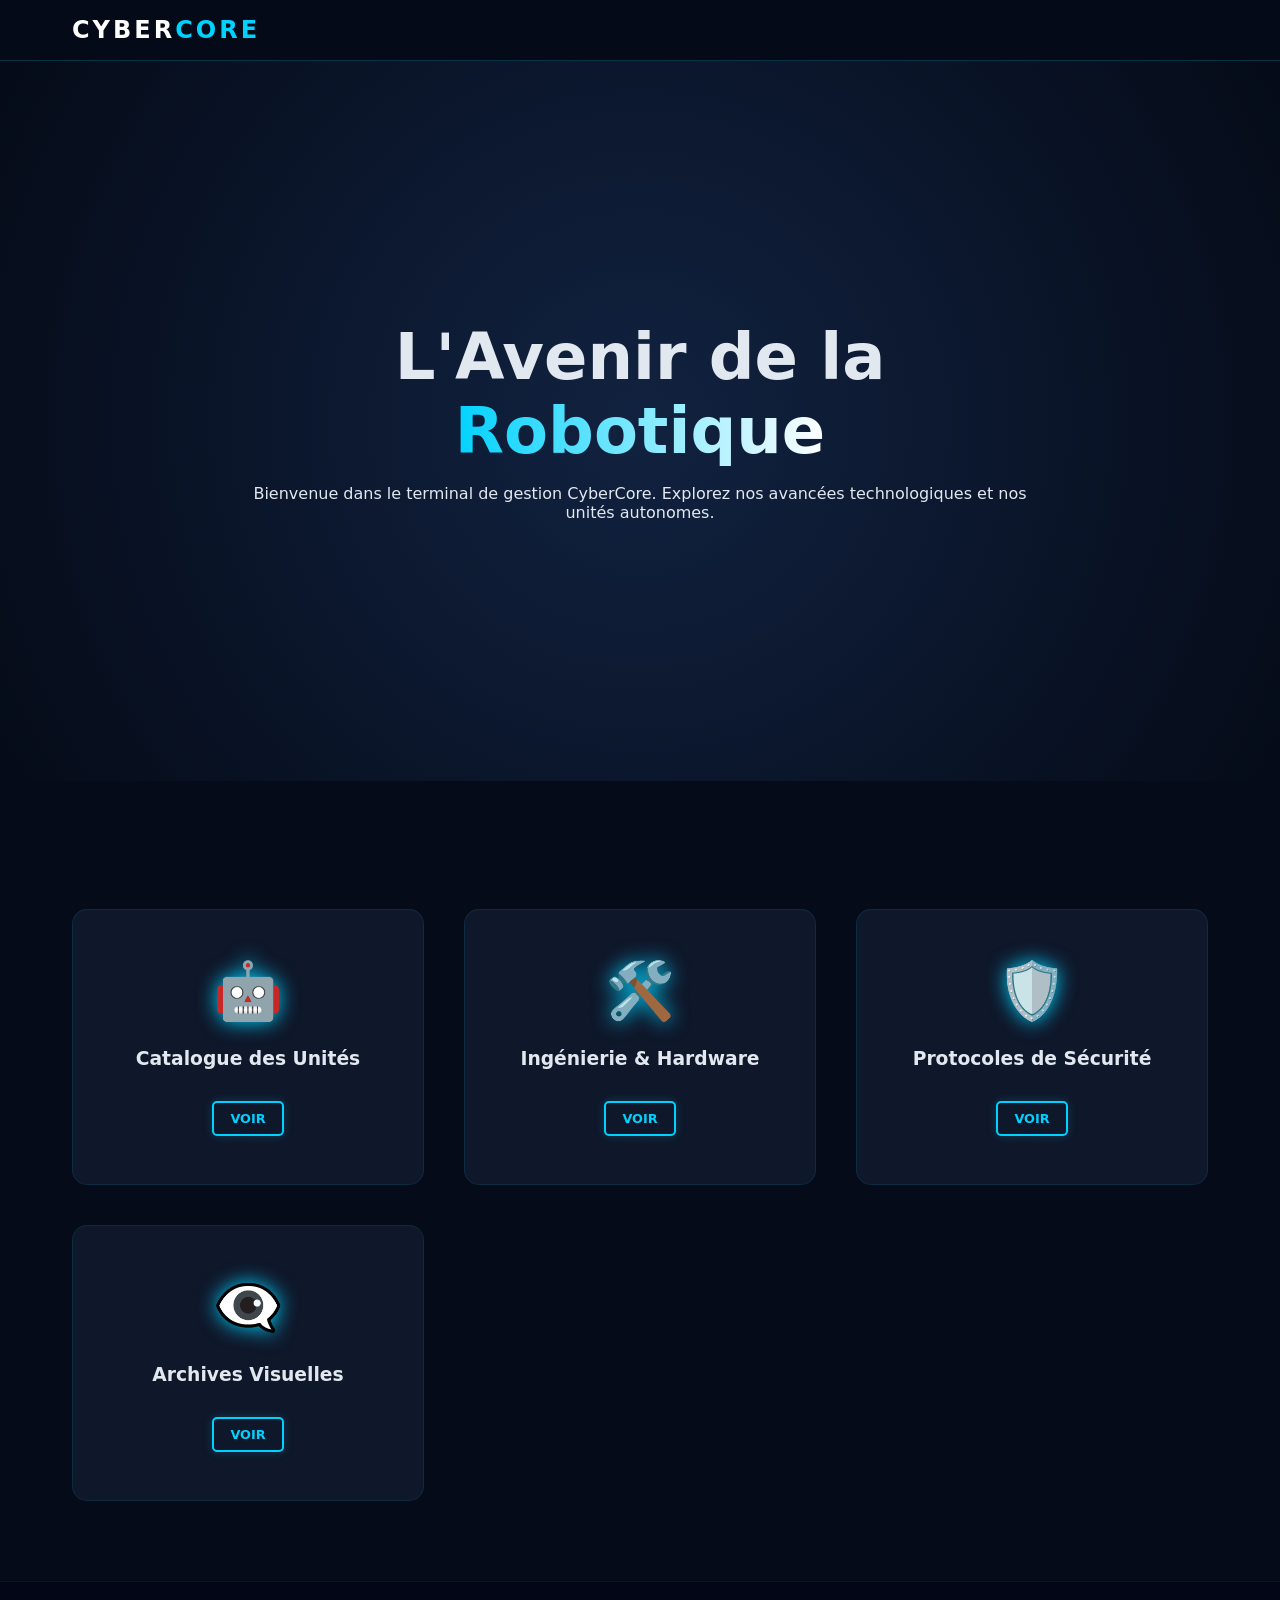
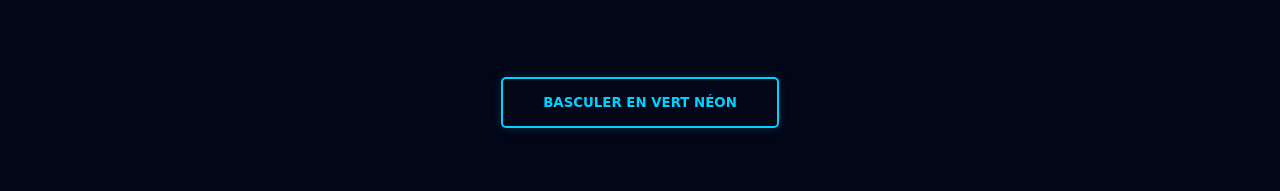
<file: index.html>
<!DOCTYPE html>
<html lang="fr">
<head>
    <meta charset="UTF-8">
    <meta name="viewport" content="width=device-width, initial-scale=1.0">
    <title>CyberCore - Accueil Système</title>
    <link rel="stylesheet" href="style.css">
</head>
<body>

    <header>
        <nav class="navbar">
            <div class="logo">CYBER<span>CORE</span></div>
            
        </nav>

       
    </header>

   

    <section id="accueil" class="hero">
        <div class="hero-content fade-in">
            <h1>L'Avenir de la <span>Robotique</span></h1>
            <p>Bienvenue dans le terminal de gestion CyberCore. Explorez nos avancées technologiques et nos unités autonomes.</p>
            
           
           
        </div>
    </section>

    <section id="features" class="container">
        <h2 class="section-title"></h2>
        <div class="cards-grid">
            
           
            <div class="card reveal">
    <div class="icon">🤖</div>
    <h3>Catalogue des Unités</h3>

    <a href="page1.html" 
       class="btn-glow" 
       style="padding: 0.5rem 1rem; font-size: 0.8rem;">
       Voir 
    </a>
</div>

            
            <div class="card reveal">
                <div class="icon">🛠️</div>
                <h3>Ingénierie & Hardware</h3>
                
                <a href="./page2.html" class="btn-glow" style="padding: 0.5rem 1rem; font-size: 0.8rem;">Voir</a>
            </div>

           
            <div class="card reveal">
                <div class="icon">🛡️</div>
                <h3>Protocoles de Sécurité</h3>
                
                <a href="./page3.html" class="btn-glow" style="padding: 0.5rem 1rem; font-size: 0.8rem;">Voir</a>
            </div>
            <div class="card reveal">
                <div class="icon">👁️‍🗨️</div>
                <h3>Archives Visuelles</h3>
                
                <a href="./page4.html" class="btn-glow" style="padding: 0.5rem 1rem; font-size: 0.8rem;">Voir</a>
            </div>

        </div>
    </section>

    <footer>
         <div class="center-container">
    <button id="theme-toggle" class="btn-glow">BASCULER EN VERT NÉON</button>
</div>
       
    </footer>

    <script src="script.js"></script>
    

</body>
 
</html>
</file>
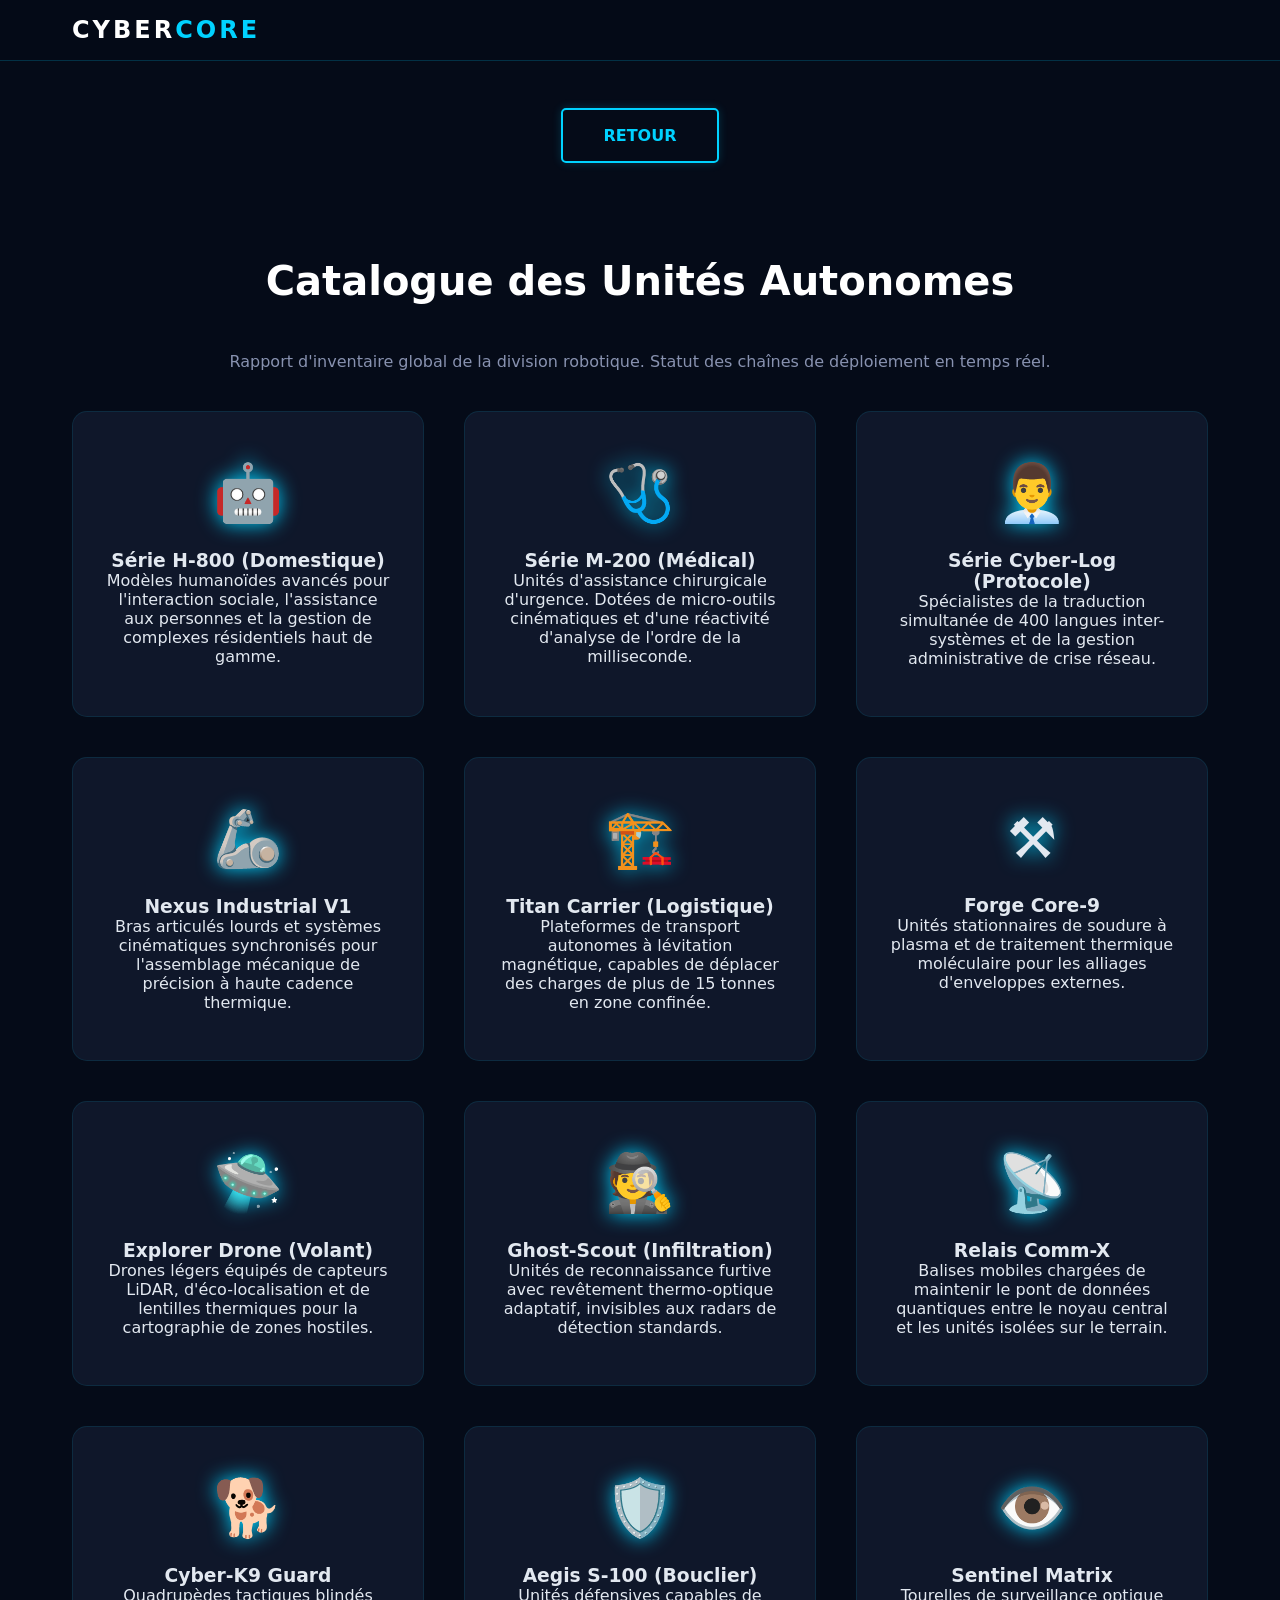
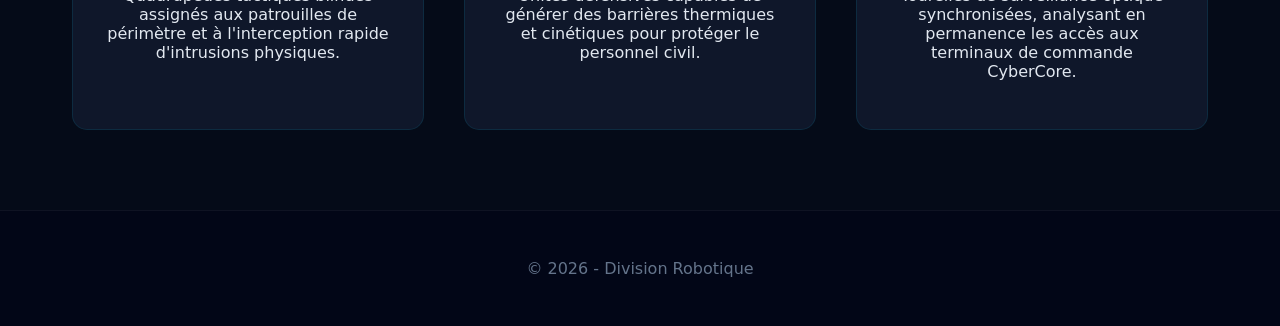
<file: page1.html>
<!DOCTYPE html>
<html lang="fr">
<head>
    <meta charset="UTF-8">
    <meta name="viewport" content="width=device-width, initial-scale=1.0">
    <title>Unités - CyberCore</title>
    <link rel="stylesheet" href="style.css">
</head>
<body>
    
    <header>
        <nav class="navbar">
            <div class="logo">CYBER<span>CORE</span></div>
        </nav>
    </header>

    <div class="center-container">
        <a href="index.html#features" class="btn-glow">RETOUR</a>
    </div>

    <section class="container fade-in">
        <h2 class="section-title">Catalogue des Unités Autonomes</h2>
        <p style="text-align: center; color: #8892b0; margin-bottom: 40px;">Rapport d'inventaire global de la division robotique. Statut des chaînes de déploiement en temps réel.</p>

        <div class="cards-grid">
            
            <div class="card">
                <div class="icon">🤖</div>
                <h3>Série H-800 (Domestique)</h3>
                <p>Modèles humanoïdes avancés pour l'interaction sociale, l'assistance aux personnes et la gestion de complexes résidentiels haut de gamme.</p>
            </div>
            
            <div class="card">
                <div class="icon">🩺</div>
                <h3>Série M-200 (Médical)</h3>
                <p>Unités d'assistance chirurgicale d'urgence. Dotées de micro-outils cinématiques et d'une réactivité d'analyse de l'ordre de la milliseconde.</p>
            </div>

            <div class="card">
                <div class="icon">👨‍💼</div>
                <h3>Série Cyber-Log (Protocole)</h3>
                <p>Spécialistes de la traduction simultanée de 400 langues inter-systèmes et de la gestion administrative de crise réseau.</p>
            </div>

            <div class="card">
                <div class="icon">🦾</div>
                <h3>Nexus Industrial V1</h3>
                <p>Bras articulés lourds et systèmes cinématiques synchronisés pour l'assemblage mécanique de précision à haute cadence thermique.</p>
            </div>

            <div class="card">
                <div class="icon">🏗️</div>
                <h3>Titan Carrier (Logistique)</h3>
                <p>Plateformes de transport autonomes à lévitation magnétique, capables de déplacer des charges de plus de 15 tonnes en zone confinée.</p>
            </div>

            <div class="card">
                <div class="icon">⚒️</div>
                <h3>Forge Core-9</h3>
                <p>Unités stationnaires de soudure à plasma et de traitement thermique moléculaire pour les alliages d'enveloppes externes.</p>
            </div>

            <div class="card">
                <div class="icon">🛸</div>
                <h3>Explorer Drone (Volant)</h3>
                <p>Drones légers équipés de capteurs LiDAR, d'éco-localisation et de lentilles thermiques pour la cartographie de zones hostiles.</p>
            </div>

            <div class="card">
                <div class="icon">🕵️</div>
                <h3>Ghost-Scout (Infiltration)</h3>
                <p>Unités de reconnaissance furtive avec revêtement thermo-optique adaptatif, invisibles aux radars de détection standards.</p>
            </div>

            <div class="card">
                <div class="icon">📡</div>
                <h3>Relais Comm-X</h3>
                <p>Balises mobiles chargées de maintenir le pont de données quantiques entre le noyau central et les unités isolées sur le terrain.</p>
            </div>

            <div class="card">
                <div class="icon">🐕</div>
                <h3>Cyber-K9 Guard</h3>
                <p>Quadrupèdes tactiques blindés assignés aux patrouilles de périmètre et à l'interception rapide d'intrusions physiques.</p>
            </div>

            <div class="card">
                <div class="icon">🛡️</div>
                <h3>Aegis S-100 (Bouclier)</h3>
                <p>Unités défensives capables de générer des barrières thermiques et cinétiques pour protéger le personnel civil.</p>
            </div>

            <div class="card">
                <div class="icon">👁️</div>
                <h3>Sentinel Matrix</h3>
                <p>Tourelles de surveillance optique synchronisées, analysant en permanence les accès aux terminaux de commande CyberCore.</p>
            </div>

        </div>
    </section>

    <footer>
        <p>&copy; 2026 - Division Robotique</p>
    </footer>
    
    <script src="script.js"></script>
</body>
</html>
</file>
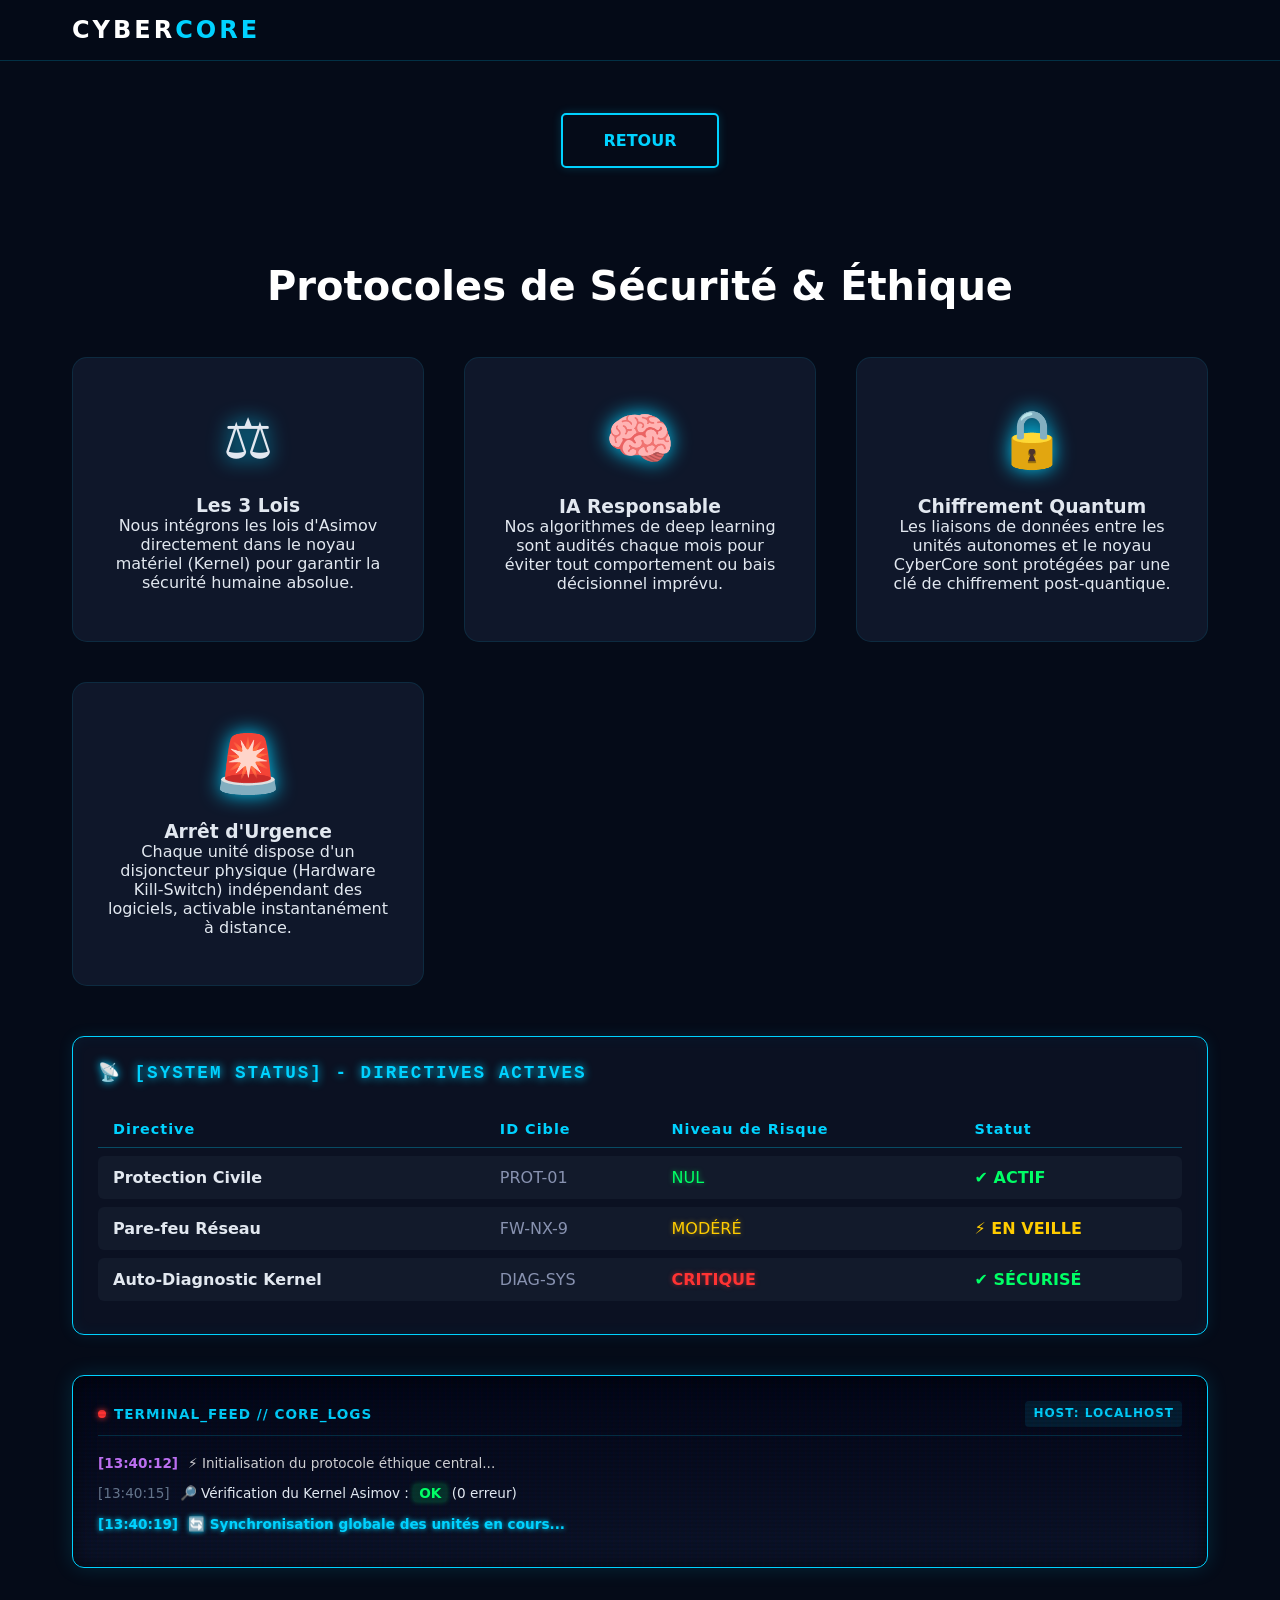
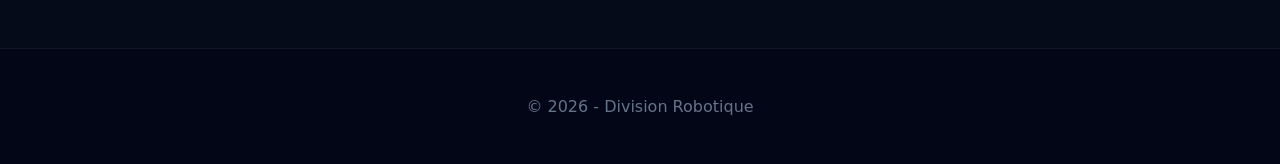
<file: page2.html>
<!DOCTYPE html>
<html lang="fr">
<head>
    <meta charset="UTF-8">
    <meta name="viewport" content="width=device-width, initial-scale=1.0">
    <title>Éthique - CyberCore</title>
    <link rel="stylesheet" href="style.css">
</head>
<body>
    <header>
        <nav class="navbar">
            <div class="logo">CYBER<span>CORE</span></div>
        </nav>
    </header>

    <div class="center-container" style="margin-top: 20px; display: flex; justify-content: center; align-items: center; margin-bottom: 15px; height: auto; padding: 0;">
        <a href="index.html#features" class="btn-glow">RETOUR</a>
    </div>

    <section class="container fade-in">
        <h2 class="section-title">Protocoles de Sécurité & Éthique</h2>
        
        <div class="cards-grid">
            <div class="card">
                <div class="icon">⚖️</div>
                <h3>Les 3 Lois</h3>
                <p>Nous intégrons les lois d'Asimov directement dans le noyau matériel (Kernel) pour garantir la sécurité humaine absolue.</p>
            </div>
            
            <div class="card">
                <div class="icon">🧠</div>
                <h3>IA Responsable</h3>
                <p>Nos algorithmes de deep learning sont audités chaque mois pour éviter tout comportement ou bais décisionnel imprévu.</p>
            </div>

            <div class="card">
                <div class="icon">🔒</div>
                <h3>Chiffrement Quantum</h3>
                <p>Les liaisons de données entre les unités autonomes et le noyau CyberCore sont protégées par une clé de chiffrement post-quantique.</p>
            </div>

            <div class="card">
                <div class="icon">🚨</div>
                <h3>Arrêt d'Urgence</h3>
                <p>Chaque unité dispose d'un disjoncteur physique (Hardware Kill-Switch) indépendant des logiciels, activable instantanément à distance.</p>
            </div>
        </div>

        <div style="margin-top: 50px; background: rgba(15, 23, 42, 0.6); padding: 25px; border-radius: 12px; border: 1px solid var(--primary-color); box-shadow: 0 0 15px rgba(0, 210, 255, 0.1), inset 0 0 15px rgba(0, 210, 255, 0.05); backdrop-filter: blur(8px);">
            <h3 style="color: var(--primary-color); margin-bottom: 20px; font-family: 'Courier New', Courier, monospace; font-size: 1.1rem; letter-spacing: 2px; text-shadow: 0 0 8px var(--primary-color);">
                📡 [SYSTEM STATUS] - DIRECTIVES ACTIVES
            </h3>
            <table style="width: 100%; border-collapse: separate; border-spacing: 0 8px; text-align: left; font-family: 'Courier New', Courier, monospace; color: #e2e8f0;">
                <thead>
                    <tr style="color: var(--primary-color); font-size: 0.9rem; letter-spacing: 1px;">
                        <th style="padding: 10px 15px; border-bottom: 1px solid rgba(0, 210, 255, 0.3);">Directive</th>
                        <th style="padding: 10px 15px; border-bottom: 1px solid rgba(0, 210, 255, 0.3);">ID Cible</th>
                        <th style="padding: 10px 15px; border-bottom: 1px solid rgba(0, 210, 255, 0.3);">Niveau de Risque</th>
                        <th style="padding: 10px 15px; border-bottom: 1px solid rgba(0, 210, 255, 0.3);">Statut</th>
                    </tr>
                </thead>
                <tbody>
                    <tr style="background: rgba(30, 41, 59, 0.4);">
                        <td style="padding: 12px 15px; border-radius: 6px 0 0 6px; font-weight: bold;">Protection Civile</td>
                        <td style="padding: 12px 15px; color: #8892b0;">PROT-01</td>
                        <td style="padding: 12px 15px; color: #00ff66; text-shadow: 0 0 5px rgba(0,255,102,0.5);">NUL</td>
                        <td style="padding: 12px 15px; border-radius: 0 6px 6px 0; color: #00ff66; font-weight: bold;">✔ ACTIF</td>
                    </tr>
                    <tr style="background: rgba(30, 41, 59, 0.4);">
                        <td style="padding: 12px 15px; border-radius: 6px 0 0 6px; font-weight: bold;">Pare-feu Réseau</td>
                        <td style="padding: 12px 15px; color: #8892b0;">FW-NX-9</td>
                        <td style="padding: 12px 15px; color: #ffcc00; text-shadow: 0 0 5px rgba(255,204,0,0.5);">MODÉRÉ</td>
                        <td style="padding: 12px 15px; border-radius: 0 6px 6px 0; color: #ffcc00; font-weight: bold;">⚡ EN VEILLE</td>
                    </tr>
                    <tr style="background: rgba(30, 41, 59, 0.4);">
                        <td style="padding: 12px 15px; border-radius: 6px 0 0 6px; font-weight: bold;">Auto-Diagnostic Kernel</td>
                        <td style="padding: 12px 15px; color: #8892b0;">DIAG-SYS</td>
                        <td style="padding: 12px 15px; color: #ff3333; text-shadow: 0 0 5px rgba(255,51,51,0.5); font-weight: bold;">CRITIQUE</td>
                        <td style="padding: 12px 15px; border-radius: 0 6px 6px 0; color: #00ff66; font-weight: bold;">✔ SÉCURISÉ</td>
                    </tr>
                </tbody>
            </table>
        </div>

        <div style="margin-top: 40px; background: linear-gradient(180deg, #020617 0%, #0b1329 100%); padding: 25px; border-radius: 12px; border: 1px solid var(--primary-color); font-family: 'Consolas', 'Courier New', monospace; font-size: 0.85rem; line-height: 1.8; box-shadow: 0 0 20px rgba(0, 210, 255, 0.15), inset 0 0 20px rgba(0, 0, 0, 0.6); position: relative; overflow: hidden;">
            
            <div style="position: absolute; top: 0; left: 0; width: 100%; height: 100%; background: linear-gradient(rgba(18, 16, 16, 0) 50%, rgba(0, 0, 0, 0.25) 50%), linear-gradient(90deg, rgba(255, 0, 0, 0.06), rgba(0, 255, 0, 0.02), rgba(0, 0, 255, 0.06)); background-size: 100% 4px, 6px 100%; pointer-events: none; opacity: 0.4;"></div>

            <div style="display: flex; justify-content: space-between; align-items: center; color: var(--primary-color); margin-bottom: 15px; border-bottom: 1px solid rgba(0, 210, 255, 0.2); padding-bottom: 8px; font-weight: bold; letter-spacing: 1px;">
                <div style="display: flex; align-items: center; gap: 8px;">
                    <span style="width: 8px; height: 8px; background: #ff3333; border-radius: 50%; box-shadow: 0 0 6px #ff3333;"></span>
                    <span>TERMINAL_FEED // CORE_LOGS</span>
                </div>
                <span style="background: rgba(0, 210, 255, 0.1); padding: 2px 8px; border-radius: 4px; font-size: 0.75rem;">HOST: LOCALHOST</span>
            </div>

            <div style="position: relative; z-index: 1;">
                <p style="margin: 6px 0; color: #e2e8f0; display: flex; align-items: center; gap: 10px;">
                    <span style="color: #bc6ff1; font-weight: bold;">[13:40:12]</span> 
                    <span style="color: rgba(255,255,255,0.8);">⚡ Initialisation du protocole éthique central...</span>
                </p>
                
                <p style="margin: 6px 0; color: #e2e8f0; display: flex; align-items: center; gap: 10px;">
                    <span style="color: #64748b;">[13:40:15]</span> 
                    <span>🔎 Vérification du Kernel Asimov : <span style="background: rgba(0, 255, 102, 0.15); color: #00ff66; padding: 1px 6px; border-radius: 4px; font-weight: bold; box-shadow: 0 0 5px rgba(0,255,102,0.3);">OK</span> (0 erreur)</span>
                </p>
                
                <p style="margin: 6px 0; color: var(--primary-color); display: flex; align-items: center; gap: 10px; font-weight: bold; text-shadow: 0 0 5px var(--primary-color);">
                    <span>[13:40:19]</span> 
                    <span>🔄 Synchronisation globale des unités en cours...</span>
                </p>
            </div>
        </div>

    </section>

    <footer>
        <p>&copy; 2026 - Division Robotique</p>
    </footer>
    
    <script src="script.js"></script>
</body>
</html>
</file>
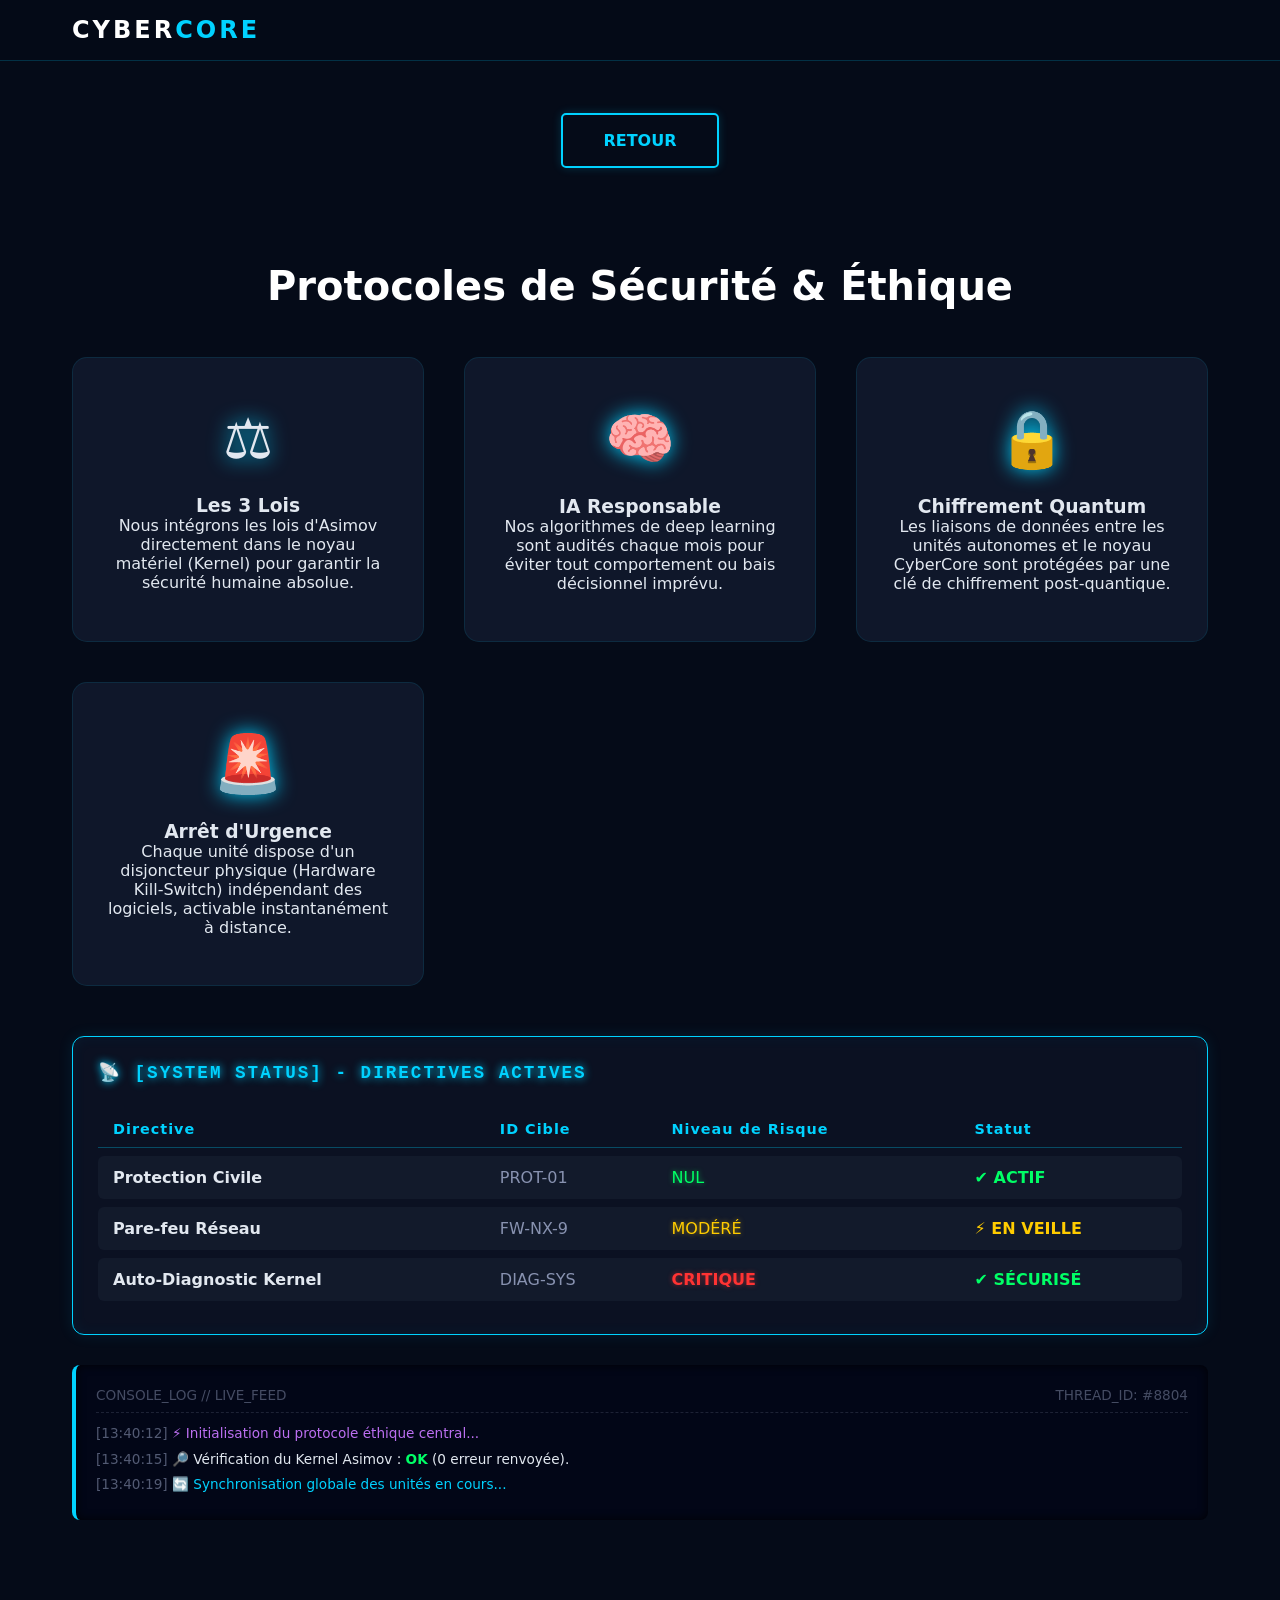
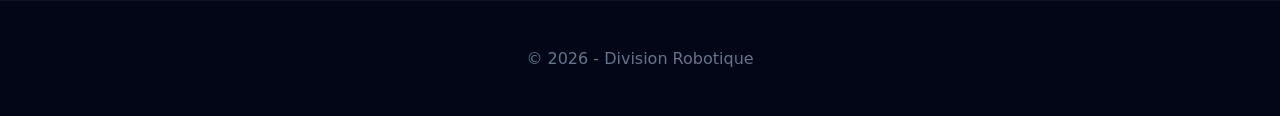
<file: page3.html>
<!DOCTYPE html>
<html lang="fr">
<head>
    <meta charset="UTF-8">
    <meta name="viewport" content="width=device-width, initial-scale=1.0">
    <title>Éthique - CyberCore</title>
    <link rel="stylesheet" href="style.css">
</head>
<body>
    <header>
        <nav class="navbar">
            <div class="logo">CYBER<span>CORE</span></div>
        </nav>
    </header>

    <div class="center-container" style="margin-top: 20px; display: flex; justify-content: center; align-items: center; margin-bottom: 15px; height: auto; padding: 0;">
        <a href="index.html#features" class="btn-glow">RETOUR</a>
    </div>

    <section class="container fade-in">
        <h2 class="section-title">Protocoles de Sécurité & Éthique</h2>
        
        <div class="cards-grid">
            <div class="card">
                <div class="icon">⚖️</div>
                <h3>Les 3 Lois</h3>
                <p>Nous intégrons les lois d'Asimov directement dans le noyau matériel (Kernel) pour garantir la sécurité humaine absolue.</p>
            </div>
            
            <div class="card">
                <div class="icon">🧠</div>
                <h3>IA Responsable</h3>
                <p>Nos algorithmes de deep learning sont audités chaque mois pour éviter tout comportement ou bais décisionnel imprévu.</p>
            </div>

            <div class="card">
                <div class="icon">🔒</div>
                <h3>Chiffrement Quantum</h3>
                <p>Les liaisons de données entre les unités autonomes et le noyau CyberCore sont protégées par une clé de chiffrement post-quantique.</p>
            </div>

            <div class="card">
                <div class="icon">🚨</div>
                <h3>Arrêt d'Urgence</h3>
                <p>Chaque unité dispose d'un disjoncteur physique (Hardware Kill-Switch) indépendant des logiciels, activable instantanément à distance.</p>
            </div>
        </div>

        <div style="margin-top: 50px; background: rgba(15, 23, 42, 0.6); padding: 25px; border-radius: 12px; border: 1px solid var(--primary-color); box-shadow: 0 0 15px rgba(0, 210, 255, 0.1), inset 0 0 15px rgba(0, 210, 255, 0.05); backdrop-filter: blur(8px);">
            <h3 style="color: var(--primary-color); margin-bottom: 20px; font-family: 'Courier New', Courier, monospace; font-size: 1.1rem; letter-spacing: 2px; text-shadow: 0 0 8px var(--primary-color);">
                📡 [SYSTEM STATUS] - DIRECTIVES ACTIVES
            </h3>
            <table style="width: 100%; border-collapse: separate; border-spacing: 0 8px; text-align: left; font-family: 'Courier New', Courier, monospace; color: #e2e8f0;">
                <thead>
                    <tr style="color: var(--primary-color); font-size: 0.9rem; letter-spacing: 1px;">
                        <th style="padding: 10px 15px; border-bottom: 1px solid rgba(0, 210, 255, 0.3);">Directive</th>
                        <th style="padding: 10px 15px; border-bottom: 1px solid rgba(0, 210, 255, 0.3);">ID Cible</th>
                        <th style="padding: 10px 15px; border-bottom: 1px solid rgba(0, 210, 255, 0.3);">Niveau de Risque</th>
                        <th style="padding: 10px 15px; border-bottom: 1px solid rgba(0, 210, 255, 0.3);">Statut</th>
                    </tr>
                </thead>
                <tbody>
                    <tr style="background: rgba(30, 41, 59, 0.4);">
                        <td style="padding: 12px 15px; border-radius: 6px 0 0 6px; font-weight: bold;">Protection Civile</td>
                        <td style="padding: 12px 15px; color: #8892b0;">PROT-01</td>
                        <td style="padding: 12px 15px; color: #00ff66; text-shadow: 0 0 5px rgba(0,255,102,0.5);">NUL</td>
                        <td style="padding: 12px 15px; border-radius: 0 6px 6px 0; color: #00ff66; font-weight: bold;">✔ ACTIF</td>
                    </tr>
                    <tr style="background: rgba(30, 41, 59, 0.4);">
                        <td style="padding: 12px 15px; border-radius: 6px 0 0 6px; font-weight: bold;">Pare-feu Réseau</td>
                        <td style="padding: 12px 15px; color: #8892b0;">FW-NX-9</td>
                        <td style="padding: 12px 15px; color: #ffcc00; text-shadow: 0 0 5px rgba(255,204,0,0.5);">MODÉRÉ</td>
                        <td style="padding: 12px 15px; border-radius: 0 6px 6px 0; color: #ffcc00; font-weight: bold;">⚡ EN VEILLE</td>
                    </tr>
                    <tr style="background: rgba(30, 41, 59, 0.4);">
                        <td style="padding: 12px 15px; border-radius: 6px 0 0 6px; font-weight: bold;">Auto-Diagnostic Kernel</td>
                        <td style="padding: 12px 15px; color: #8892b0;">DIAG-SYS</td>
                        <td style="padding: 12px 15px; color: #ff3333; text-shadow: 0 0 5px rgba(255,51,51,0.5); font-weight: bold;">CRITIQUE</td>
                        <td style="padding: 12px 15px; border-radius: 0 6px 6px 0; color: #00ff66; font-weight: bold;">✔ SÉCURISÉ</td>
                    </tr>
                </tbody>
            </table>
        </div>

        <div style="margin-top: 30px; background: #020617; padding: 20px; border-radius: 8px; border-left: 4px solid var(--primary-color); font-family: 'Courier New', Courier, monospace; font-size: 0.85rem; line-height: 1.6; box-shadow: inset 0 0 10px rgba(0,0,0,0.8);">
            <div style="display: flex; justify-content: space-between; color: rgba(136, 146, 176, 0.5); margin-bottom: 10px; border-bottom: 1px dashed rgba(136, 146, 176, 0.2); padding-bottom: 5px;">
                <span>CONSOLE_LOG // LIVE_FEED</span>
                <span>THREAD_ID: #8804</span>
            </div>
            <p style="margin: 4px 0; color: #bc6ff1;"><span style="color: rgba(136, 146, 176, 0.6);">[13:40:12]</span> ⚡ Initialisation du protocole éthique central...</p>
            <p style="margin: 4px 0; color: #e2e8f0;"><span style="color: rgba(136, 146, 176, 0.6);">[13:40:15]</span> 🔎 Vérification du Kernel Asimov : <span style="color: #00ff66; font-weight: bold;">OK</span> (0 erreur renvoyée).</p>
            <p style="margin: 4px 0; color: var(--primary-color);"><span style="color: rgba(136, 146, 176, 0.6);">[13:40:19]</span> 🔄 Synchronisation globale des unités en cours...</p>
        </div>

    </section>

    <footer>
        <p>&copy; 2026 - Division Robotique</p>
    </footer>
    
    <script src="script.js"></script>
</body>
</html>
</file>
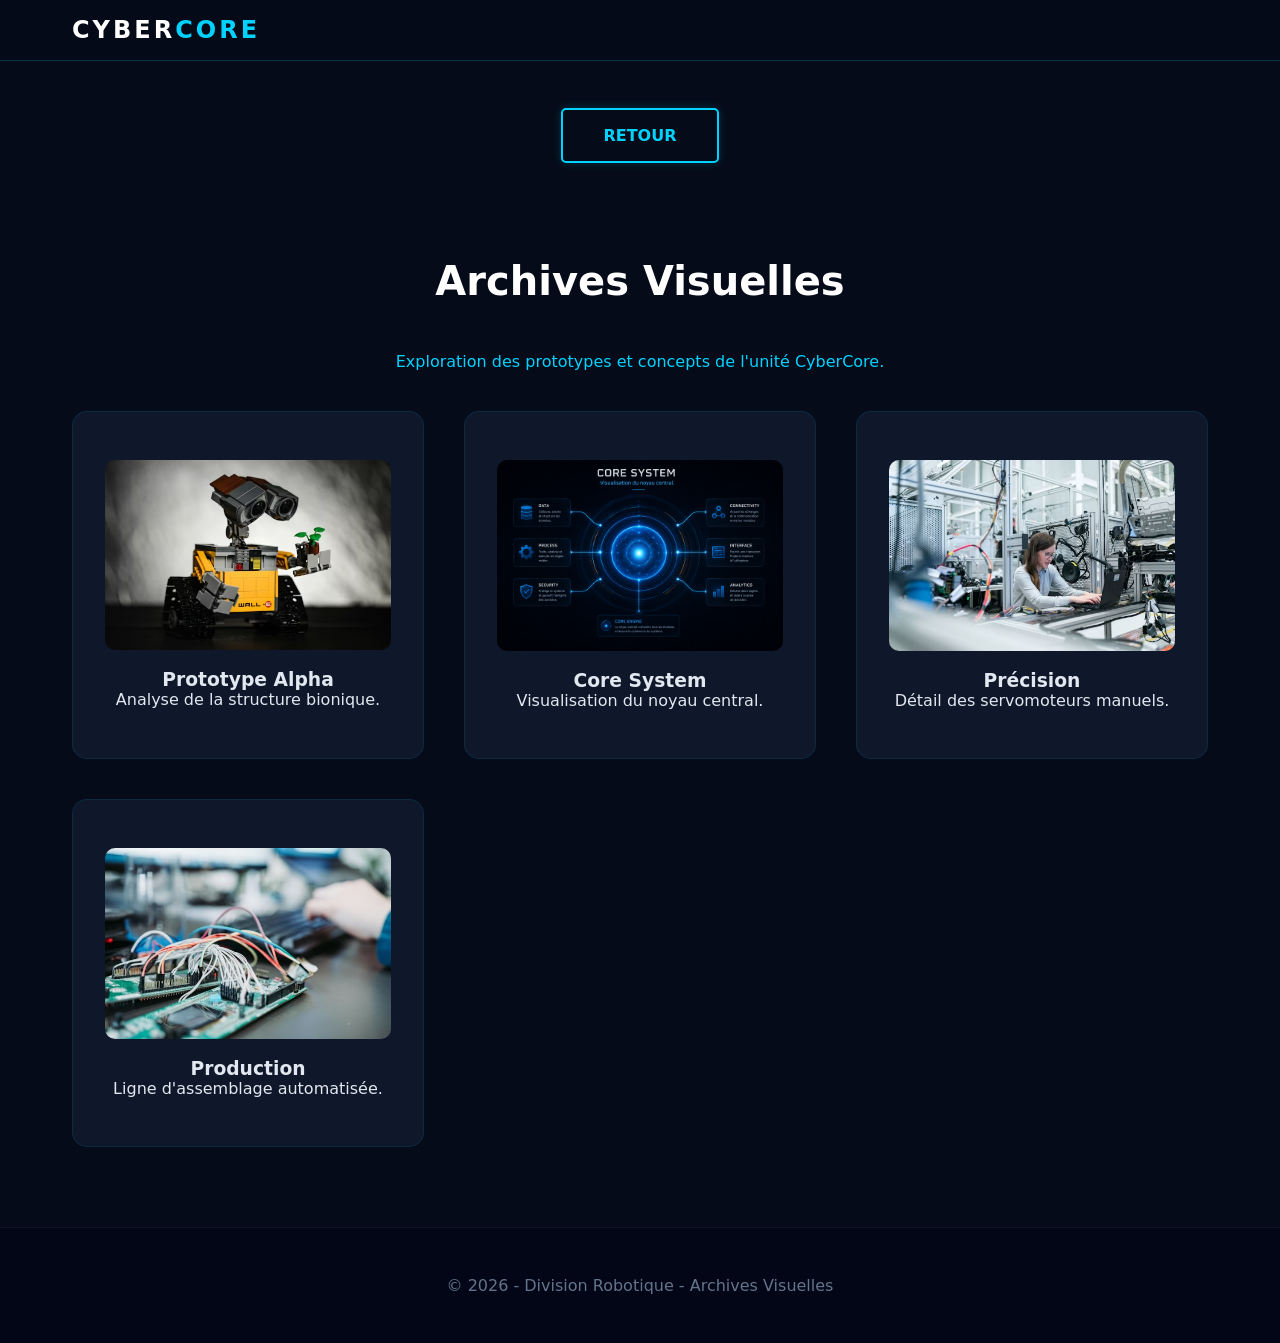
<file: page4.html>
<!DOCTYPE html>
<html lang="fr">
<head>
    <meta charset="UTF-8">
    <meta name="viewport" content="width=device-width, initial-scale=1.0">
    <title>Interface - CyberCore Gallery</title>
    <link rel="stylesheet" href="style.css">
</head>
<body>

    <header>
        <nav class="navbar">
            <div class="logo">CYBER<span>CORE</span></div>
           
        </nav>
    </header>
    <div class="center-container">
    <a href="index.html" class="btn-glow">RETOUR</a>
</div>

    <section class="container fade-in">
        <h2 class="section-title">Archives Visuelles</h2>
        <p style="text-align: center; margin-bottom: 40px; color: var(--primary-color);">Exploration des prototypes et concepts de l'unité CyberCore.</p>
        
        <div class="cards-grid">
            
            <div class="card photo-card">
                <img src="./photo 01.avif" alt="Robot humanoïde" style="width: 100%; border-radius: 10px; margin-bottom: 15px;">
                <h3>Prototype Alpha</h3>
                <p>Analyse de la structure bionique.</p>
            </div>

            
            <div class="card photo-card">
                <img src="./photo 03.png" alt="Interface IA" style="width: 100%; border-radius: 10px; margin-bottom: 15px;">
                <h3>Core System</h3>
                <p>Visualisation du noyau central.</p>
            </div>

            
            <div class="card photo-card">
                <img src="./photo 02.avif" alt="Main robotique" style="width: 100%; border-radius: 10px; margin-bottom: 15px;">
                <h3>Précision</h3>
                <p>Détail des servomoteurs manuels.</p>
            </div>

            
            <div class="card photo-card">
                <img src="./photo 04.avif" alt="Usine automatisée" style="width: 100%; border-radius: 10px; margin-bottom: 15px;">
                <h3>Production</h3>
                <p>Ligne d'assemblage automatisée.</p>
            </div>
        </div>
    </section>

    <footer>
        <p>&copy; 2026 - Division Robotique - Archives Visuelles</p>
    </footer>
    <script src="script.js"></script>

</body>
</html>
</file>
<file: style.css>
:root {
    --primary-color: #00d2ff; 
    --secondary-color: #3a7bd5; 
    --bg-dark: #050b18; 
    --card-bg: #0f172a; 
    --text-light: #e2e8f0;
}



:root {
    --primary-color: #00d2ff; 
    --secondary-color: #3a7bd5;
    --bg-dark: #050b18;
    --card-bg: #0f172a;
    --text-light: #e2e8f0;
    
    --matrix-green: #00ff66; 
}


body.matrix-mode {
    --primary-color: var(--matrix-green);
    --secondary-color: #009933;
    background-gradient: radial-gradient(circle at center, #051a0e 0%, #020604 100%);
}

* {
    margin: 0;
    padding: 0;
    box-sizing: border-box;
    font-family: 'Inter', system-ui, sans-serif;
}

body {
    background-color: var(--bg-dark);
    color: var(--text-light);
    overflow-x: hidden;
}


header {
    background: rgba(5, 11, 24, 0.9);
    backdrop-filter: blur(10px);
    padding: 1rem 0;
    position: sticky;
    top: 0;
    z-index: 1000;
    border-bottom: 1px solid rgba(0, 210, 255, 0.2);
}

.navbar {
    display: flex;
    justify-content: space-between;
    align-items: center;
    max-width: 1200px;
    margin: 0 auto;
    padding: 0 2rem;
}

.logo {
    font-size: 1.5rem;
    font-weight: bold;
    letter-spacing: 3px;
    color: #fff;
}

.logo span { color: var(--primary-color); }

.nav-links { display: flex; list-style: none; }

.nav-links a {
    color: var(--text-light);
    text-decoration: none;
    margin-left: 2rem;
    position: relative;
    transition: 0.3s;
    text-transform: uppercase;
    font-size: 0.9rem;
}

.nav-links a::after {
    content: '';
    position: absolute;
    width: 0;
    height: 2px;
    bottom: -5px;
    left: 0;
    background: var(--primary-color);
    transition: width 0.3s;
}

.nav-links a:hover::after { width: 100%; }


.hero {
    height: 80vh;
    display: flex;
    align-items: center;
    justify-content: center;
    
    background: radial-gradient(circle at center, #112240 0%, #050b18 100%);
}

.hero-content {
    text-align: center;
    max-width: 800px;
}

.hero-content h1 {
    font-size: 4rem;
    margin-bottom: 1rem;
    animation: slideDown 1s ease-out;
}

.hero-content h1 span {
    background: linear-gradient(to right, var(--primary-color), #fff);
    -webkit-background-clip: text;
    -webkit-text-fill-color: transparent;
}


.btn-glow {
    display: inline-block;
    margin-top: 2rem;
    padding: 1rem 2.5rem;
    background: transparent;
    color: var(--primary-color);
    border: 2px solid var(--primary-color);
    text-decoration: none;
    border-radius: 5px; /* Un peu plus carré pour le côté machine */
    font-weight: bold;
    text-transform: uppercase;
    box-shadow: 0 0 10px rgba(0, 210, 255, 0.2);
    transition: 0.4s;
}

.btn-glow:hover {
    transform: translateY(-5px);
    box-shadow: 0 0 30px rgba(0, 210, 255, 0.5);
    background: var(--primary-color);
    color: #050b18;
}


.container { padding: 5rem 2rem; max-width: 1200px; margin: auto; }

.section-title {
    text-align: center;
    margin-bottom: 3rem;
    font-size: 2.5rem;
    color: #fff;
}

.cards-grid {
    display: grid;
    grid-template-columns: repeat(auto-fit, minmax(300px, 1fr));
    gap: 2.5rem;
}

.card {
    background: var(--card-bg);
    padding: 3rem 2rem;
    border-radius: 15px;
    text-align: center;
    border: 1px solid rgba(0, 210, 255, 0.1);
    transition: all 0.4s cubic-bezier(0.175, 0.885, 0.32, 1.275);
}

.card:hover {
    transform: translateY(-15px);
    border-color: var(--primary-color);
    box-shadow: 0 10px 30px rgba(0, 0, 0, 0.5);
}

.icon { 
    font-size: 3.5rem; 
    margin-bottom: 1.5rem; 
    display: block; 
    filter: drop-shadow(0 0 10px var(--primary-color));
}


@keyframes slideDown {
    from { opacity: 0; transform: translateY(-30px); }
    to { opacity: 1; transform: translateY(0); }
}

.fade-in { animation: fadeIn 1.5s ease-in; }

@keyframes fadeIn {
    from { opacity: 0; }
    to { opacity: 1; }
}

footer {
    text-align: center;
    padding: 3rem;
    background: #020617;
    border-top: 1px solid rgba(255,255,255,0.05);
    color: #64748b;
}
.center-container {
    display: flex;
    justify-content: center; 
    align-items: center;    
    margin-top: 20px;        
    margin-bottom: 20px;     
}


:root {
    --matrix-green: #00ff66;
}


body.matrix-mode {
    --primary-color: var(--matrix-green);
    --secondary-color: #009933;
}


.center-container {
    display: flex;
    justify-content: center;
    margin: 30px 0;
}
.center-container {
    display: flex;
    justify-content: center;
    align-items: center;
    margin: 15px 0;  
    padding: 0;     
    height: auto;   
}
</file>
